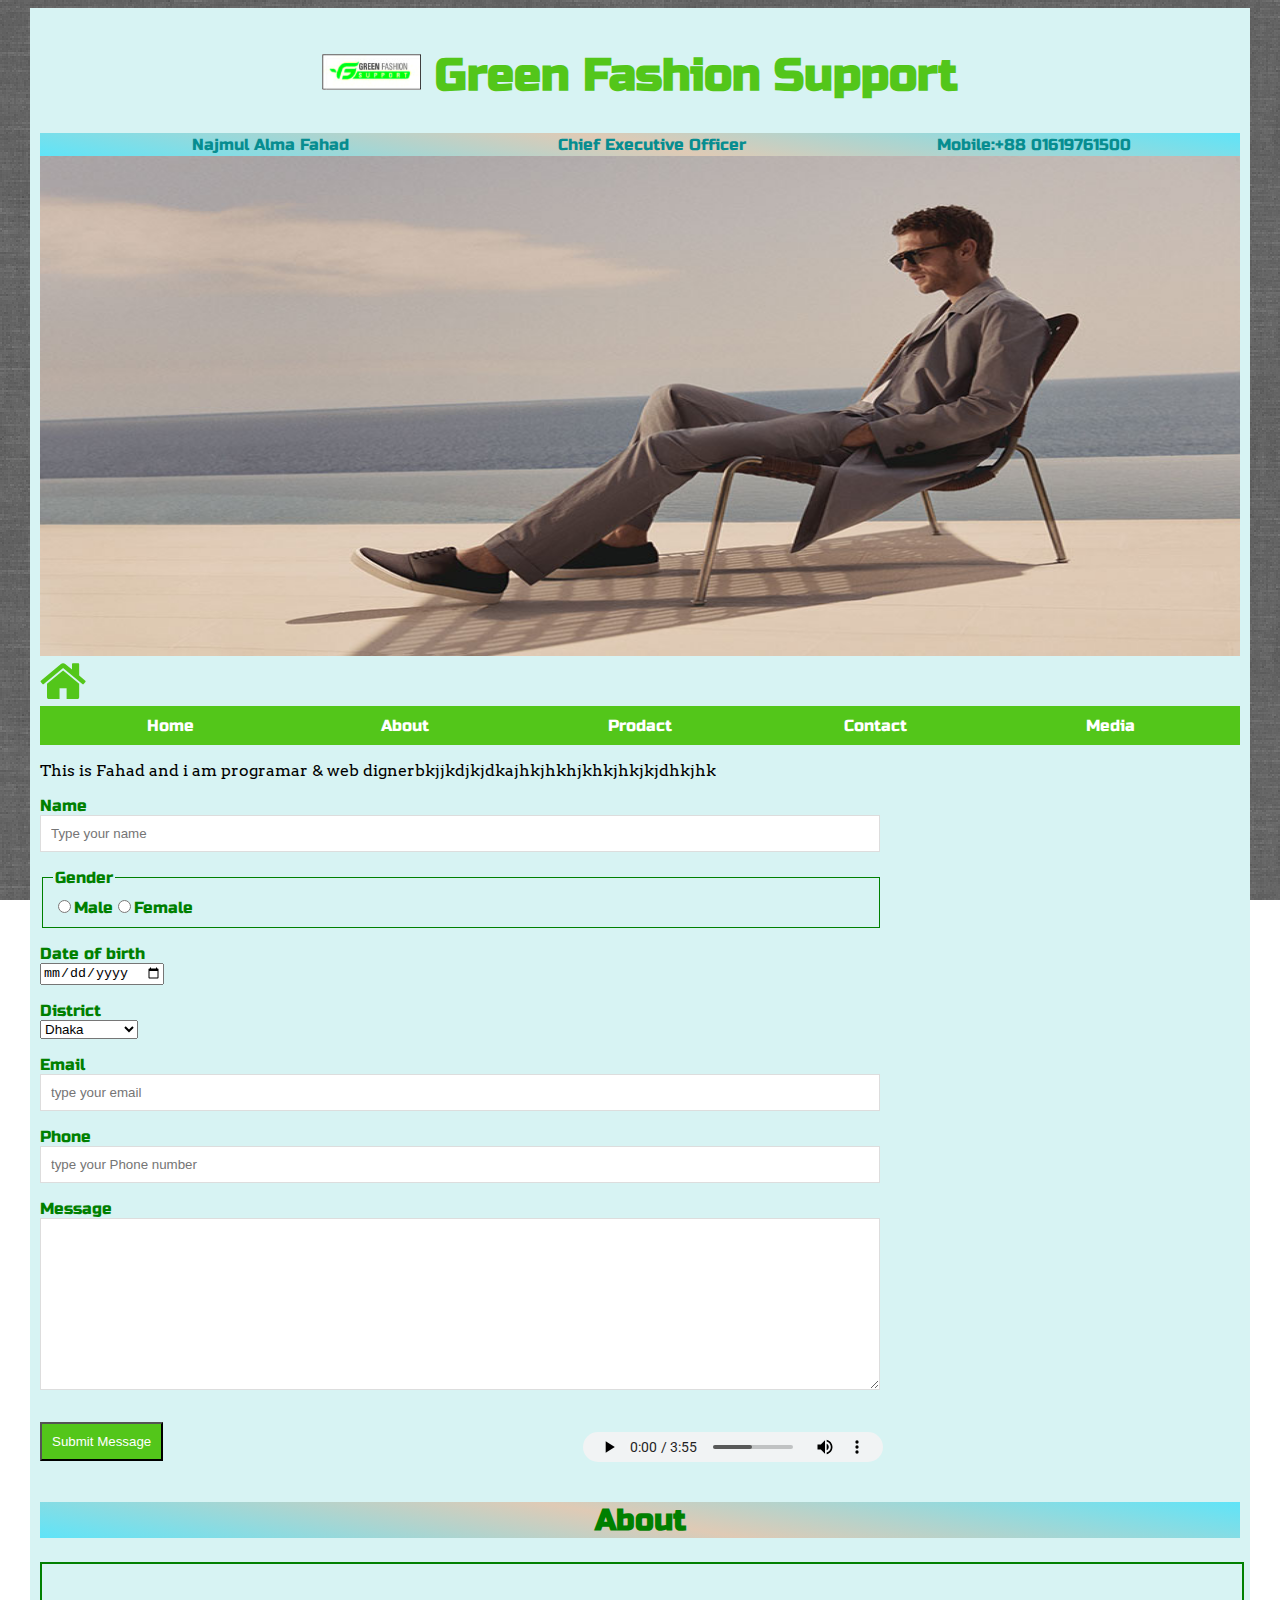
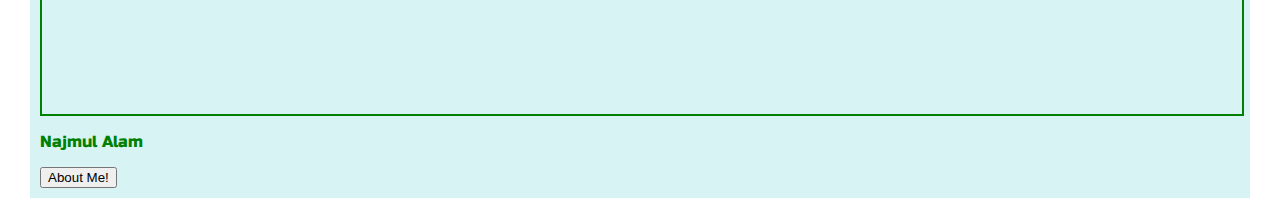
<file: index.html>
<html>
	<head>
		<title>GREEN FASHION SUPPORT</title>
		
		<link rel="stylesheet" type="text/css" href="style.css">
		
		<link href="https://fonts.googleapis.com/css?family=Arvo:400,400i,700,700i|Indie+Flower" rel="stylesheet">
		<link href="https://fonts.googleapis.com/css?family=Righteous|Roboto:100,100i,300,300i,400,400i,500,500i,700,700i,900,900i|Russo+One" rel="stylesheet">
		
		<link href="https://stackpath.bootstrapcdn.com/font-awesome/4.7.0/css/font-awesome.min.css" rel="stylesheet" integrity="sha384-wvfXpqpZZVQGK6TAh5PVlGOfQNHSoD2xbE+QkPxCAFlNEevoEH3Sl0sibVcOQVnN" crossorigin="anonymous">
		
		<script>
                        function myFunction() {
                        document.getElementById("demo").innerHTML="Green Fashion Support-C.E.O"
                        document.getElementById("demo").style.fontSize = "25px"; 
                        document.getElementById("demo").style.color = "Green"; }
        </script>
	</head>
	<body>
		<div class="main">
			<h1> <img style="float:center;height: 36px;" src="Image/LOGO.jpg" > Green Fashion Support </h1>

			<div class="colums">
				<div class="s-colum">Najmul Alma Fahad</div>
				<div class="s-colum">Chief Executive Officer</div>
				<div class="s-colum">Mobile:+88 01619761500 </div>	
			</div>
			<div>
				<img src="Image/sider.jpg" style="width:1200px;height:500px">
			</div>
			<div class="big-icon" id="home">
				<i class="fa fa-home"></i>
			</div>
			<div class="menu">
				<ul>
					<li><a href="#home">Home</a></li>
					<li><a href="#about">About</a></li>
					<li><a href="#">Prodact</a></li>
					<li><a href="#">Contact</a></li>
					<li><a href="#">Media</a></li>
				</ul>
			</div>
			<div class="p1">
				<p>This is Fahad and i am programar & web dignerbkjjkdjkjdkajhkjhkhjkhkjhkjkjdhkjhk</p>
			</div>
			<div class="wrap">
				<p>Name </br><input type="text" placeholder="Type your name"name="name"></p>
				<fieldset><legend>Gender</br></legend><input type="radio" name="Gender">Male<input type="radio" name="Gender">Female</fieldset>
				<p>Date of birth</br><input type="Date" name="Date" id="Date"></p>
				<p>District </br>
					<select>
						<option>Dhaka</option>
						<option>Narayanganj</option>
						<option>Comilla</option>
						<option>Gazipur</option>
					</select>
				</p>
				<p>Email</br> <input type="email" placeholder="type your email" name="email"></p>
				<p>Phone</br><input type="tel" placeholder="type your Phone number" name="tel"></p>
				<p>Message</br><textarea name="" id="" cols="30" rows="10"></textarea></p>
				<div class="flex">
				   <p><input type="submit" value="Submit Message"></p>
				   <audio class="fast audio" controls>
				      <source src="Dil Meri Na Sune(MyMp3Song).mp3" type="audio/mpeg">
				   </audio>
				</div>
			</div>
			<div>
				<h2 id="about">About</h2>
				<iframe src="" > </iframe>
				<p id="demo" style="color: green">Najmul Alam</p>
                <button type="button" onclick="myFunction()" >About Me!</button>
			</div>
			
			
		</div>
		
		
	</body>
</html>
</file>
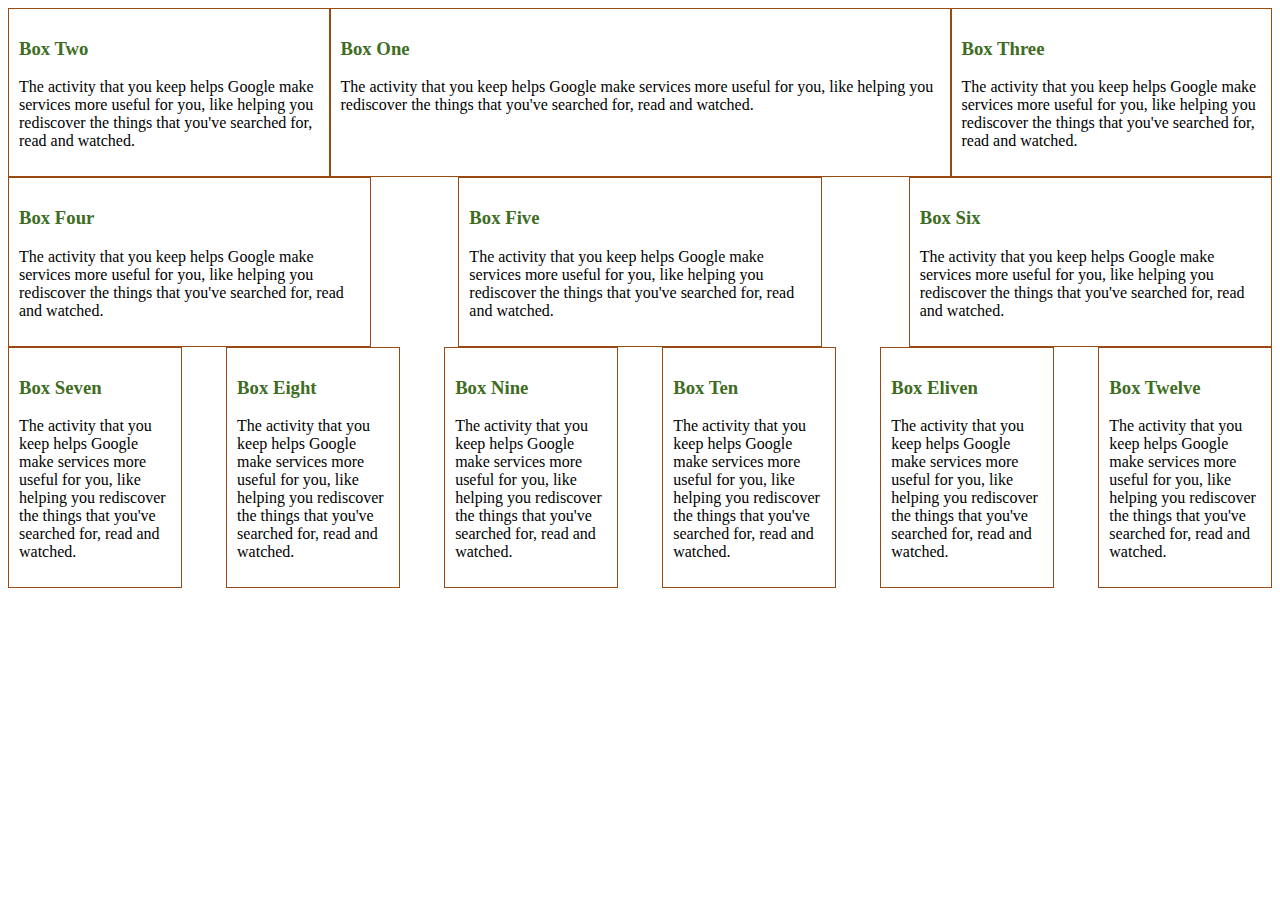
<file: 3rd Task FLEXBOX CSS/index.html>
<!DOCTYPE html>
<html>
<head>
	<title>Flexbox CSS</title>
	<link rel="stylesheet" type="text/css" href="css/style.css">
</head>
<body>
	
	<div class="Container-1">
		<div class="box-1">
			<h3>Box One</h3>
			<p>The activity that you keep helps Google make services more useful for you, like helping you rediscover the things that you've searched for, read and watched.</p>
		</div>
		<div class="box-2">
			<h3>Box Two</h3>
			<p>The activity that you keep helps Google make services more useful for you, like helping you rediscover the things that you've searched for, read and watched.</p>
		</div>
		<div class="box-3">
			<h3>Box Three</h3>
			<p>The activity that you keep helps Google make services more useful for you, like helping you rediscover the things that you've searched for, read and watched.</p>
		</div>
	</div>
	<div class="Container-2">
		<div class="Container-2-box">
			<h3>Box Four</h3>
			<p>The activity that you keep helps Google make services more useful for you, like helping you rediscover the things that you've searched for, read and watched.</p>
		</div>
		<div class="Container-2-box">
			<h3>Box Five</h3>
			<p>The activity that you keep helps Google make services more useful for you, like helping you rediscover the things that you've searched for, read and watched.</p>
		</div>
		<div class="Container-2-box">
			<h3>Box Six</h3>
			<p>The activity that you keep helps Google make services more useful for you, like helping you rediscover the things that you've searched for, read and watched.</p>
		</div>
	</div>
	<div class="Container-3">
		<div class="Container-3-box">
			<h3>Box Seven</h3>
			<p>The activity that you keep helps Google make services more useful for you, like helping you rediscover the things that you've searched for, read and watched.</p>
		</div>
		<div class="Container-3-box">
			<h3>Box Eight</h3>
			<p>The activity that you keep helps Google make services more useful for you, like helping you rediscover the things that you've searched for, read and watched.</p>
		</div>
		<div class="Container-3-box">
			<h3>Box Nine</h3>
			<p>The activity that you keep helps Google make services more useful for you, like helping you rediscover the things that you've searched for, read and watched.</p>
		</div>
		<div class="Container-3-box">
			<h3>Box Ten</h3>
			<p>The activity that you keep helps Google make services more useful for you, like helping you rediscover the things that you've searched for, read and watched.</p>
		</div>
		<div class="Container-3-box">
			<h3>Box Eliven</h3>
			<p>The activity that you keep helps Google make services more useful for you, like helping you rediscover the things that you've searched for, read and watched.</p>
		</div>
		<div class="Container-3-box">
			<h3>Box Twelve</h3>
			<p>The activity that you keep helps Google make services more useful for you, like helping you rediscover the things that you've searched for, read and watched.</p>
		</div>
	</div>
</body>
</html>
</file>
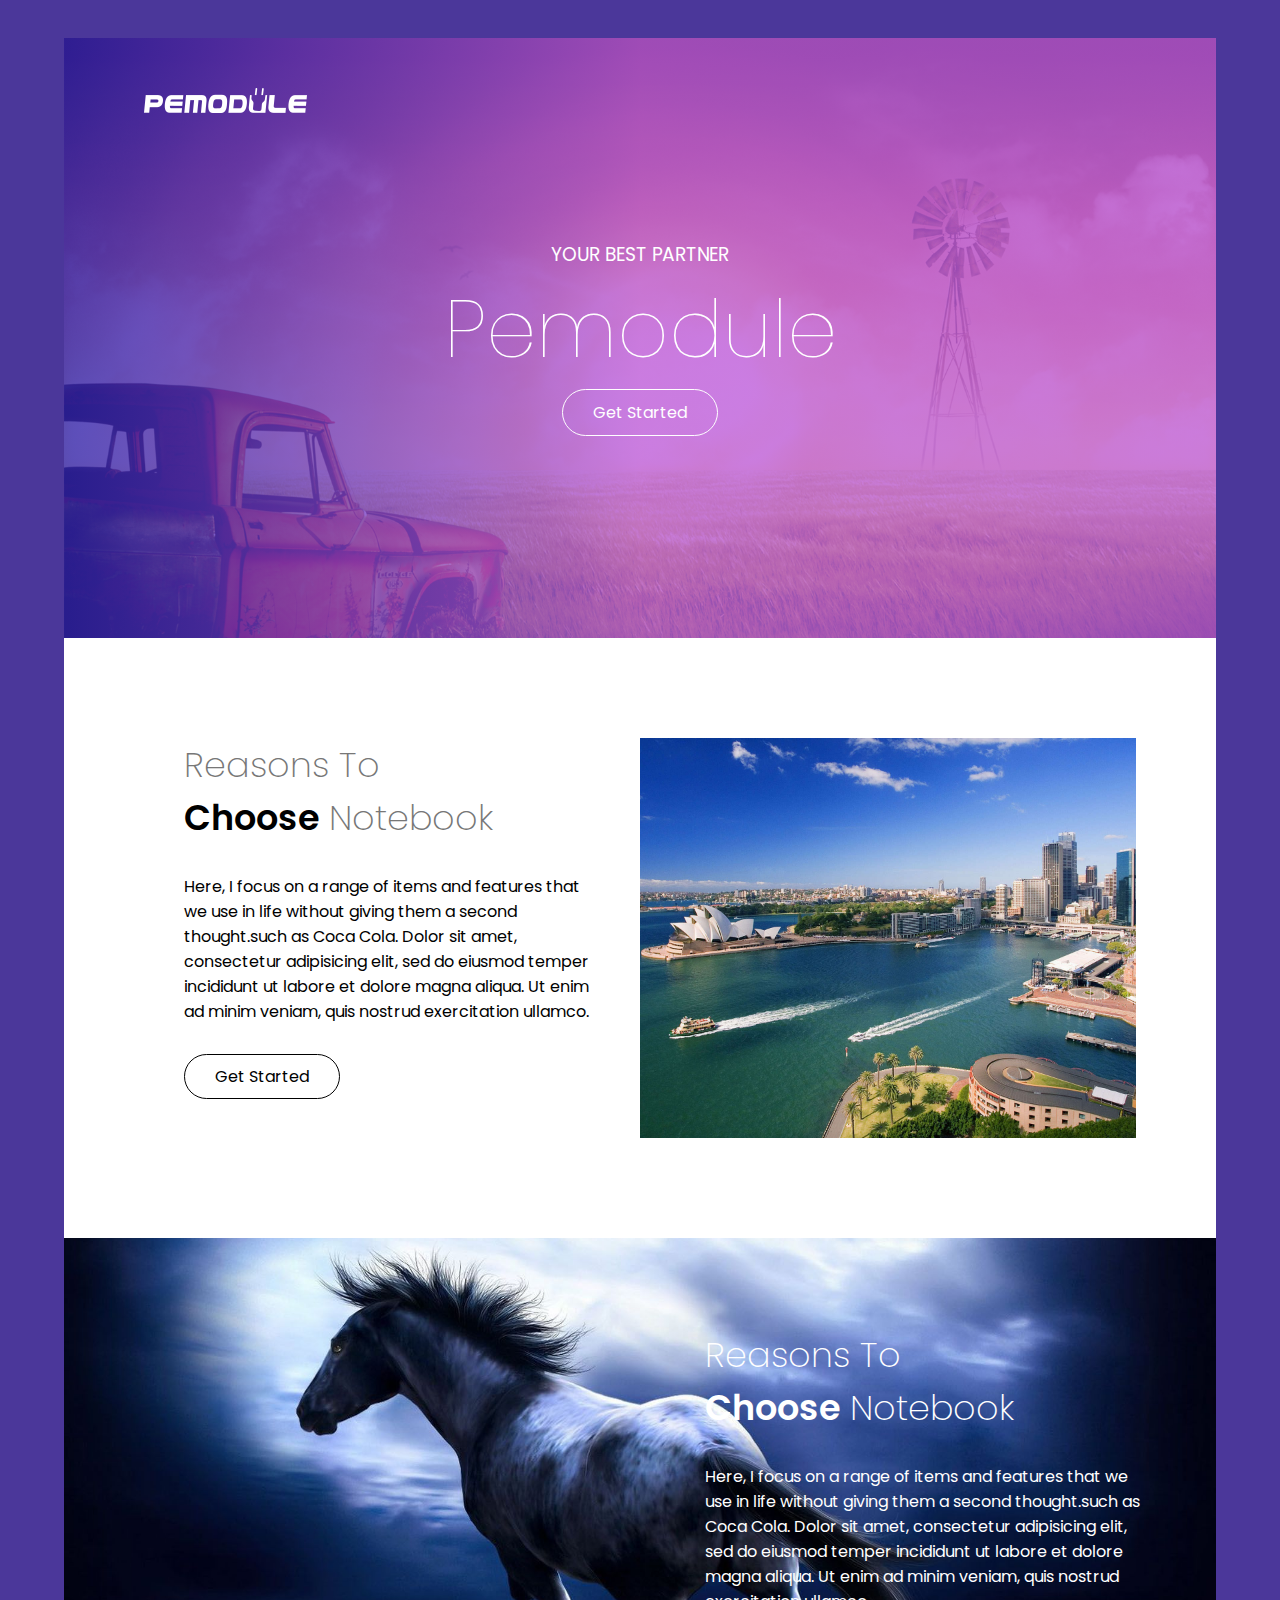
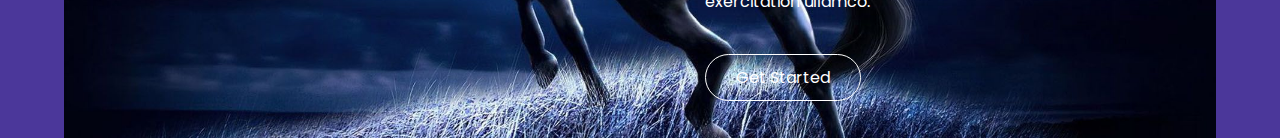
<file: 4th Live class Task/index.html>
<!DOCTYPE html>
<html lang="en">
<head>
    <meta charset="UTF-8">
    <meta name="viewport" content="width=device-width, initial-scale=1.0">
    <link rel="stylesheet" href="https://cdnjs.cloudflare.com/ajax/libs/font-awesome/5.15.2/css/all.min.css" integrity="sha512-HK5fgLBL+xu6dm/Ii3z4xhlSUyZgTT9tuc/hSrtw6uzJOvgRr2a9jyxxT1ely+B+xFAmJKVSTbpM/CuL7qxO8w==" crossorigin="anonymous" />
    <link rel="stylesheet" type="text/css" href="css/style.css">
    <title>4th Live class Task</title>

</head>
<body>
    <div class="wrapper">
        <header class="fast-page header-bg">
            <div class="overlay"></div>
            <div class="logo">
                <a href="index.html"><img src="css/img/logo.png" alt="logo"></a>
            </div>
            <div class="header-text">
                <h3>Your Best Partner</h3>
                <h1>Pemodule</h1>
                <a href="#" class="get-btn">Get Started <i class="fas fa-arrow-right"></i></a>
            </div>
        </header>
        <div class="mid-section">
            <div class="mid-section-text">
                <h1>Reasons To <br> <span>Choose</span> Notebook</h1>
                <p>
                    Here, I focus on a range of items and features that we use in life without giving them a second thought.such as Coca Cola. Dolor sit amet, consectetur adipisicing elit, sed do eiusmod temper incididunt ut labore et dolore magna aliqua. Ut enim ad minim veniam, quis nostrud exercitation ullamco.
                </p>
                <a href="#" class="get-btn-mid">Get Started <i class="fas fa-arrow-right"></i></a>
            </div>
            <div class="mid-section-image"></div> 
        </div>
        <div class="bottom-section bottom-bg">
            <div class="bottom-section-text">
                <h1>Reasons To <br> <span>Choose</span> Notebook</h1>
                <p>
                    Here, I focus on a range of items and features that we use in life without giving them a second thought.such as Coca Cola. Dolor sit amet, consectetur adipisicing elit, sed do eiusmod temper incididunt ut labore et dolore magna aliqua. Ut enim ad minim veniam, quis nostrud exercitation ullamco. 
                </p>
                <a href="#" class="get-btn">Get Started <i class="fas fa-arrow-right"></i></a>

            </div>
        </div>
    </div>
</body>
</html>
</file>
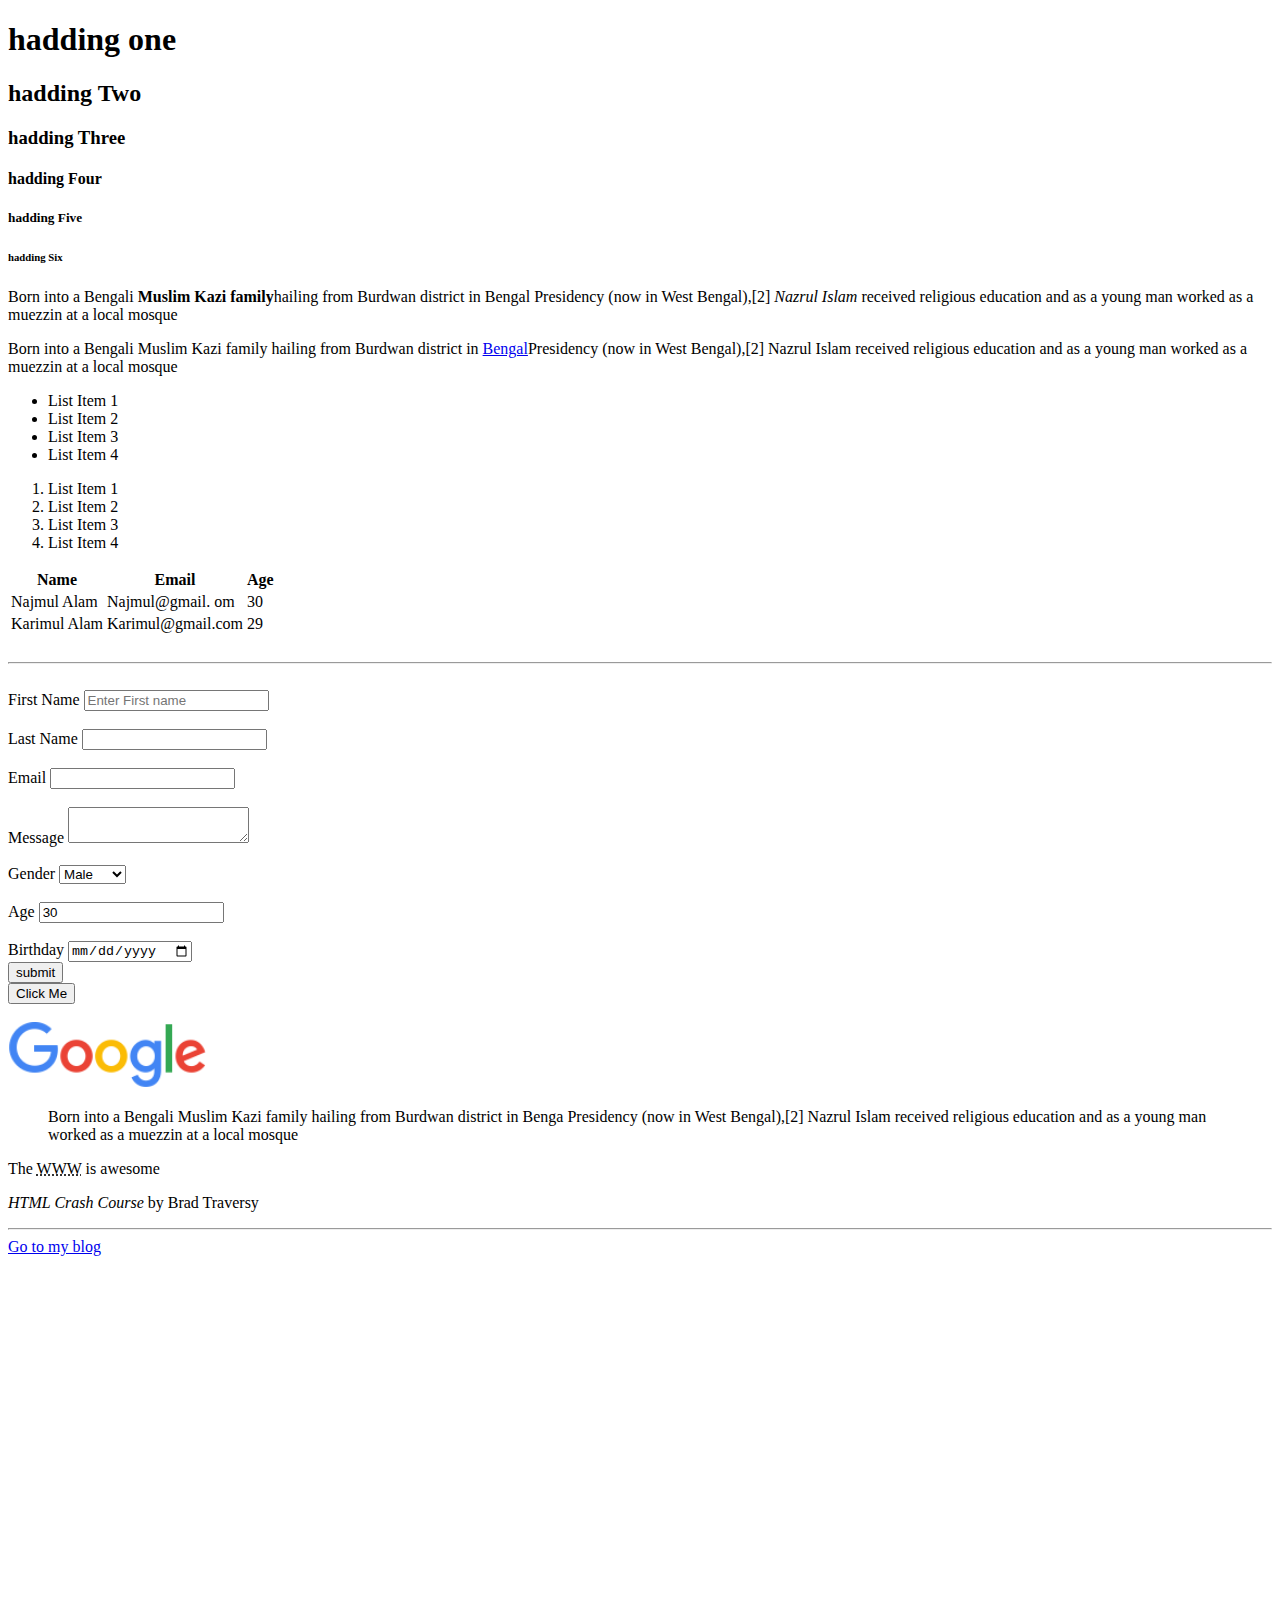
<file: Task001/index.html>
<!DOCTYPE html>
<!-- saved from url=(0058)file:///C:/Users/HP%20EliteBook/Desktop/Task001/index.html -->
<html><head><meta http-equiv="Content-Type" content="text/html; charset=windows-1252">
	<title>this is my website</title>
</head>
<body>
	<!--headings-->
	
	<h1>hadding one</h1>
	<h2>hadding Two</h2>
	<h3>hadding Three</h3>
	<h4>hadding Four</h4>
	<h5>hadding Five</h5>
	<h6>hadding Six</h6>
	
	<!--paragraph-->

	<p>Born into a Bengali <strong>Muslim Kazi family</strong>hailing from Burdwan district in Bengal Presidency (now in West Bengal),[2] <em>Nazrul Islam</em>
    received religious education and as a young man worked as a muezzin at a local mosque</p>

	<p>Born into a Bengali Muslim Kazi family hailing from Burdwan district in <a href="http://google.com/" target="_blank"> Bengal</a>Presidency (now in West Bengal),[2] Nazrul Islam received religious education and as a young man worked as a muezzin at a local mosque</p>

	<!--Lists-->
	<ul>
		<li>List Item 1</li>
		<li>List Item 2</li>
		<li>List Item 3</li>
		<li>List Item 4</li>
	</ul>
	<ol>
		<li>List Item 1</li>
		<li>List Item 2</li>
		<li>List Item 3</li>
		<li>List Item 4</li>
	</ol>

	<!--Table-->
	<table>
		<thead>
			<tr>
				<th>Name</th>
				<th>Email</th>
				<th>Age</th>
			</tr>
		</thead>
		<tbody>
			<tr>
				<td>Najmul Alam</td>
				<td>Najmul@gmail. om</td>
				<td>30</td>
			</tr>
			<tr>
				<td>Karimul Alam</td>
				<td>Karimul@gmail.com</td>
				<td>29</td>
			</tr>
		</tbody>
	</table>
	<br>
	<hr>
	<br>



	<!--Forms-->
	
	<form action="process.php" method="post">
		<div>
			<label>First Name</label>
			<input type="text" name="firstname" placeholder="Enter First name">
		</div>
		<br>
		<div>
			<label>Last Name</label>
			<input type="text" name="lastname">
		</div>
		<br>
		<div>
			<label>Email</label>
			<input type="Email" name="email">
		</div>
		<br>
		<div>
			<label>Message</label>
			<textarea name="message"></textarea>
		</div>
		<br>
		<div>
			<label>Gender</label>
			<select name="gender">
				<option value="Male">Male</option>
				<option value="female">Female</option>
				<option value="other">Other</option>
			</select>
		</div>
		<br>
		<div>
			<label>Age</label>
			<input type="number" name="Age" value="30">
		</div>
		<br>
		<div>
			<label>Birthday</label>
			<input type="date" name="birthday">
		</div>
		<dr>
		<input type="Submit" name="submit" value="submit">
	</form>
	
	<!--Buttons-->
	<div>	
		<button>Click Me</button>
	</div>
	<br>
	<!--Images-->
	<a href="images/google.png">
		<img src="images/google.png" alt="google.com" width="200">
	</a>
	
	<!--Quotations-->
	<blockquote cite="http://traversymedia.com">
		Born into a Bengali Muslim Kazi family hailing from Burdwan district in Benga Presidency (now in West Bengal),[2] Nazrul Islam received religious education and as a young man worked as a muezzin at a local mosque
	</blockquote>

	<p>The <abbr title="Wold Wide Web">WWW</abbr> is awesome</p>
	<p><cite>HTML Crash Course</cite> by Brad Traversy</p>
	<hr>
	<a href="blog.html">Go to my blog</a>

	<div style="margin-top:500px"></div>

</body>
</html>
</file>
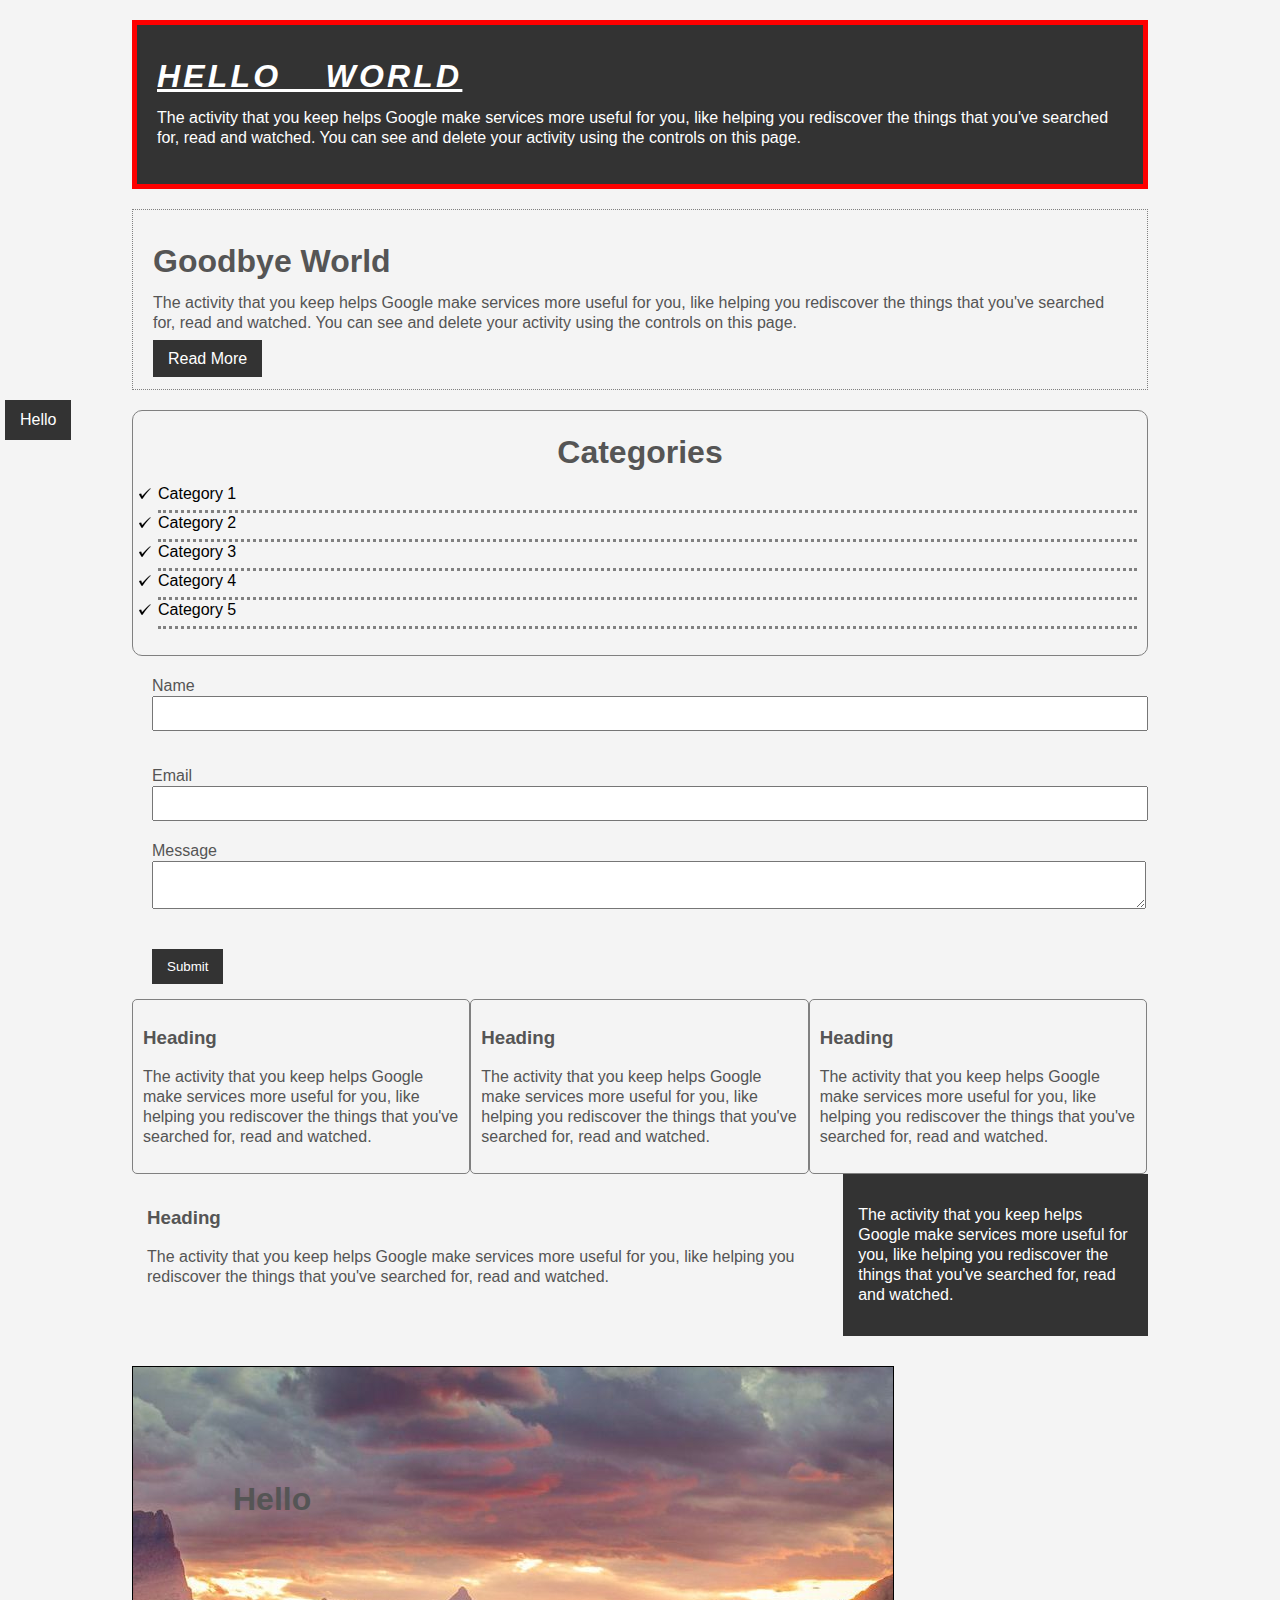
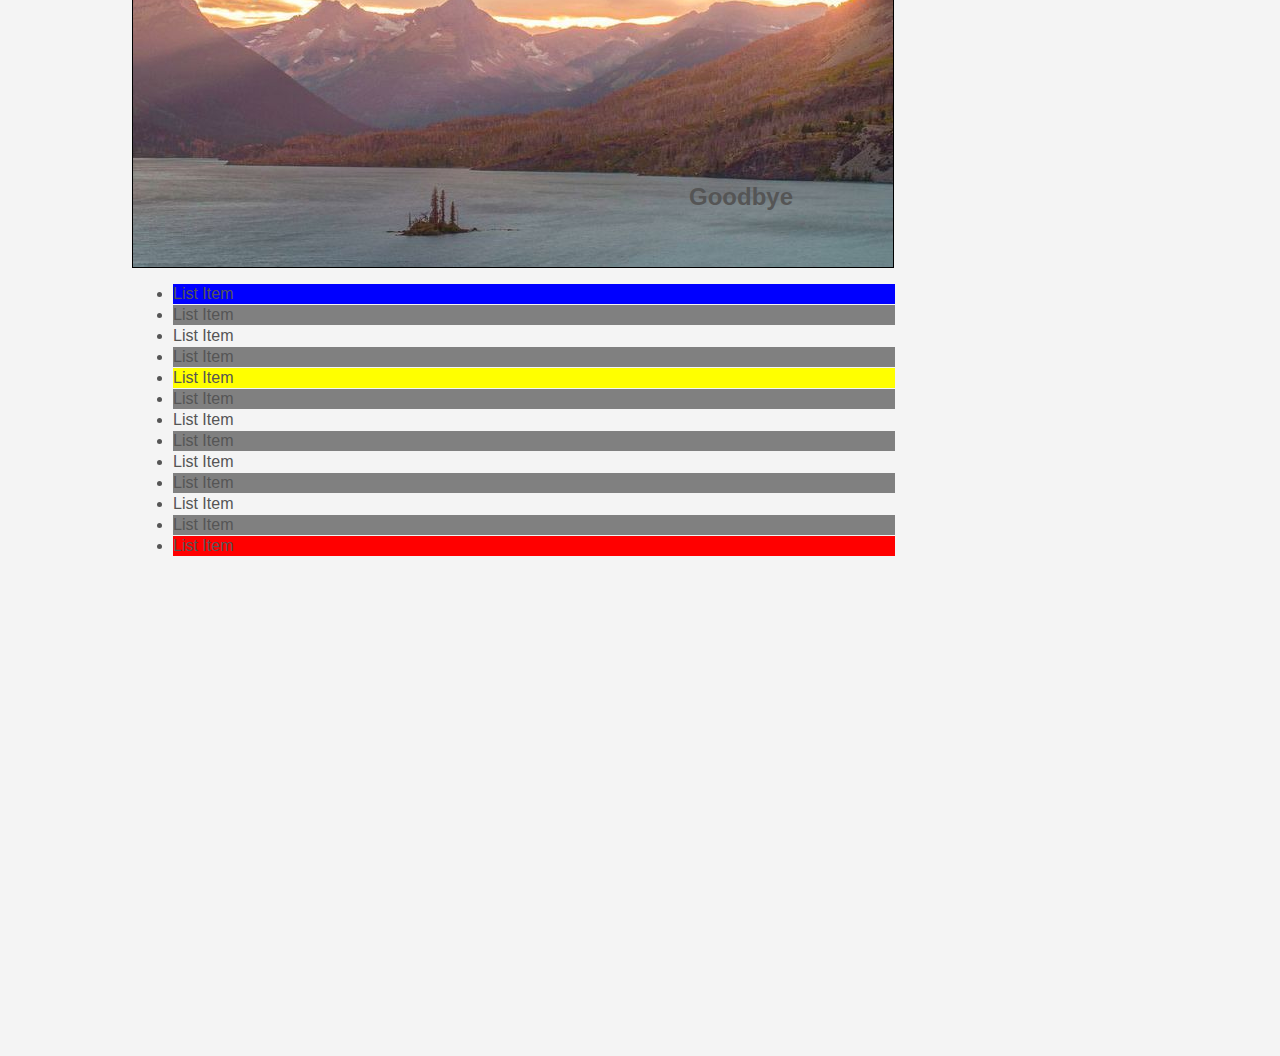
<file: Task002/csscheatsheet/index.html>
<!DOCTYPE html>
<html>
<head>
	<title>CSS Cheat Sheet</title>
	<link rel="stylesheet" type="text/css" href="css/style.css">
</head>
<body>
	<div class="cotainer">
		<div class="box-1">
			<h1>Hello World</h1>
			<p>The activity that you keep helps Google make services more useful for you, like helping you rediscover the things that you've searched for, read and watched.
			You can see and delete your activity using the controls on this page.</p>
		</div>
		<div class="box-2">
			<h1>Goodbye World</h1>
			<p>The activity that you keep helps Google make services more useful for you, like helping you rediscover the things that you've searched for, read and watched.
			You can see and delete your activity using the controls on this page.</p>
			<a href="" class="button">Read More</a>
		</div>
		<div class="Categories">
			<h1>Categories</h1>
			<ul>
				<li><a href="#">Category 1</a></li>
				<li><a href="#">Category 2</a></li>
				<li><a href="#">Category 3</a></li>
				<li><a href="#">Category 4</a></li>
				<li><a href="#">Category 5</a></li>
			</ul>
		</div>
		<form class="my-form">
			<div class="from-group">
				<label>Name</label>
				<input type="text" name="name">
			</div>
		<br>
			<div class="">
				<label>Email</label>
				<input type="Email" name="email">
			</div>
		<br>
			<div class="from-group">
				<label>Message</label>
				<textarea name="message"></textarea>
			</div>
		<br>
			<input class="button" type="Submit" name="" value="Submit">
		</form>
		<div class="block">
			<h3>Heading</h3>
			<p>The activity that you keep helps Google make services more useful for you, like helping you rediscover the things that you've searched for, read and watched.</p>
		</div>
		<div class="block">
			<h3>Heading</h3>
			<p>The activity that you keep helps Google make services more useful for you, like helping you rediscover the things that you've searched for, read and watched.</p>
		</div>
		<div class="block">
			<h3>Heading</h3>
			<p>The activity that you keep helps Google make services more useful for you, like helping you rediscover the things that you've searched for, read and watched.</p>
		</div>
		<div class="clr"></div>
		<div id="main-block">
			<h3>Heading</h3>
			<p>The activity that you keep helps Google make services more useful for you, like helping you rediscover the things that you've searched for, read and watched.</p>
		</div>
		<div id="sidebar">
			<p>The activity that you keep helps Google make services more useful for you, like helping you rediscover the things that you've searched for, read and watched.</p>
		</div>
		<div class="clr"></div>
		<div class="p-box">
			<h1>Hello</h1>
			<h2>Goodbye</h2>
		</div>
		<ul class="my-list">
			<li>List Item</li>
			<li>List Item</li>
			<li>List Item</li>
			<li>List Item</li>
			<li>List Item</li>
			<li>List Item</li>
			<li>List Item</li>
			<li>List Item</li>
			<li>List Item</li>
			<li>List Item</li>
			<li>List Item</li>
			<li>List Item</li>
			<li>List Item</li>
		</ul>
	</div>

	<a class="fix-me button" href="">Hello</a>

	<div style="margin-top: 500px;"></div>
</body>
</html>
</file>
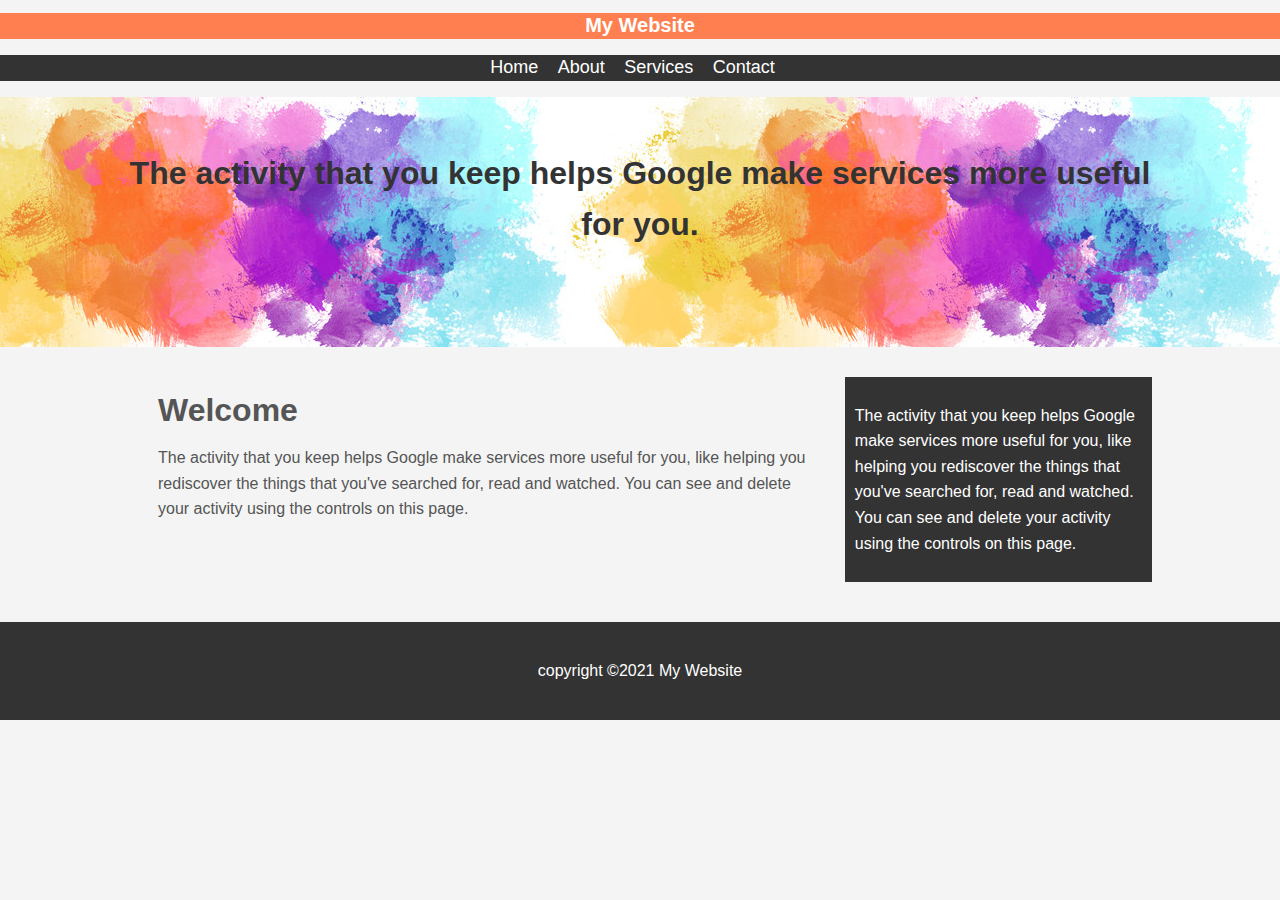
<file: Task002/my web site/index.html>
<!DOCTYPE html>
<html>
<head>
	<title>My Website</title>
	<link rel="stylesheet" type="text/css" href="css/style.css">
</head>
<body>
	<header id="main-header">
		<div>
			<h1>My Website</h1>
		</div>
	</header>
	<nav id="navbar">
		<div>
			<ul>
				<li><a href="#">Home</a></li>
				<li><a href="#">About</a></li>
				<li><a href="#">Services</a></li>
				<li><a href="#">Contact</a></li>
			</ul>
		</div>
	</nav>
	<section id="showcase">
		<div class="container">
			<h1>The activity that you keep helps Google make services more useful for you.</h1>
		</div>
	</section>
	<div class="container">
		<section id="main">
			<h1>Welcome</h1>
			<p>The activity that you keep helps Google make services more useful for you, like helping you rediscover the things that you've searched for, read and watched. You can see and delete your activity using the controls on this page.</p>
		</section>
		<aside id="sidebar">
			<p>The activity that you keep helps Google make services more useful for you, like helping you rediscover the things that you've searched for, read and watched. You can see and delete your activity using the controls on this page.</p>
		</aside>
	</div>
	<footer id="main-footer">
		<p>copyright &copy;2021 My Website</p>
	</footer>
</body>
</html>
</file>
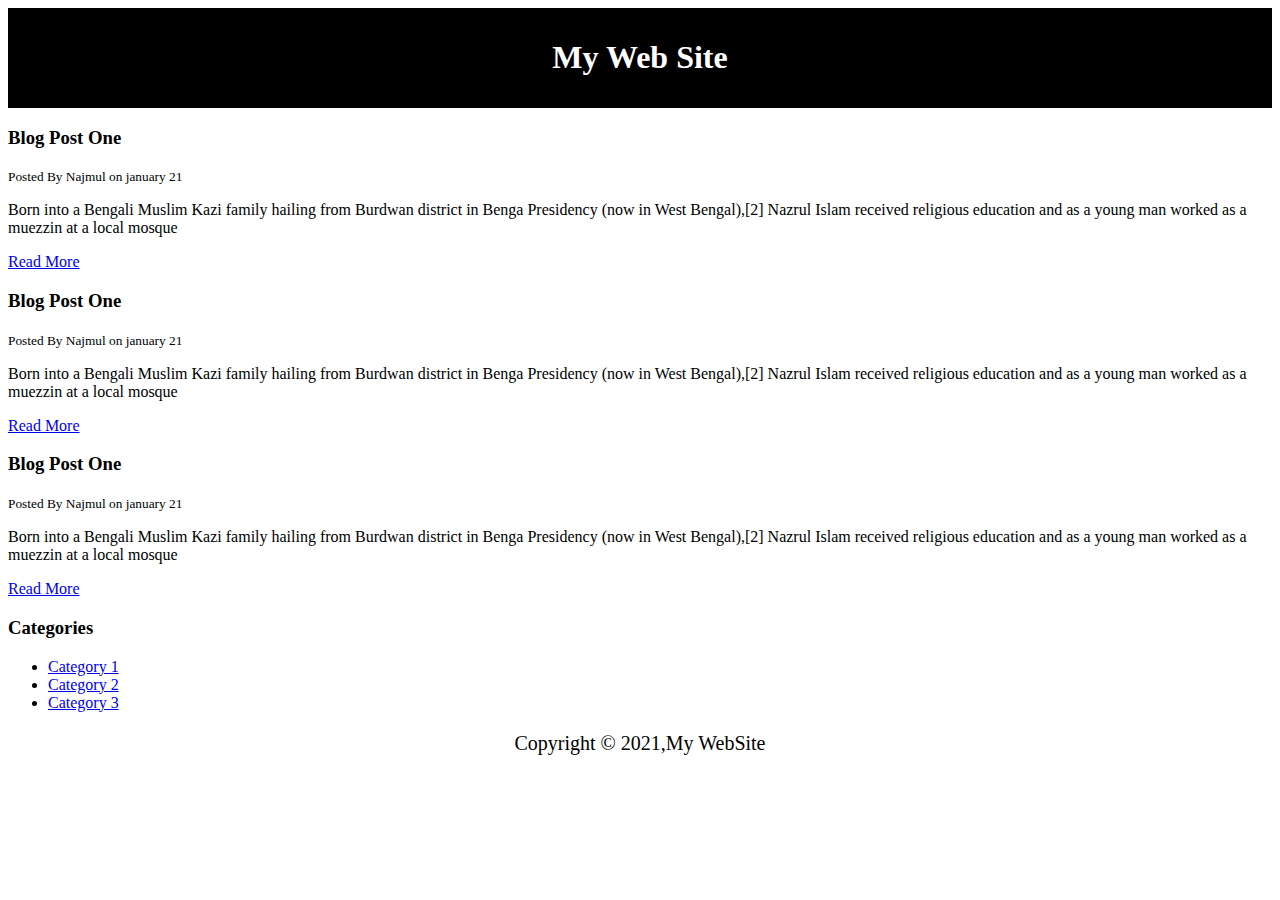
<file: Task001/blog.html>
<!DOCTYPE html>
<html>
<head>
	<title>My Blog</title>
	<meta name="descriotion" content="Awesome blog by Traversy Media">
	<meta name="Keyworad" content="web design blog,web dev blog, traversy media">
	<style type="text/css"> 
		#main-header{
			text-align: center;
			background-color: black;
			color: white;
			padding:  10px;
		}
		#main-footer{
			text-align: center;
			font-size: 20px;
		}
	</style>
</head>
<body>
	<header id="main-header">
		<h1>My Web Site</h1>
	</header>
	<section>
		<article class="Post">
			<h3>Blog Post One</h3>
			<small>Posted By Najmul on january 21</small>
			<p>Born into a Bengali Muslim Kazi family hailing from Burdwan district in Benga Presidency (now in West Bengal),[2] Nazrul Islam received religious education and as a young man worked as a muezzin at a local mosque</p>
			<a href="post.html">Read More</a>
		</article>
		<article class="Post">
			<h3>Blog Post One</h3>
			<small>Posted By Najmul on january 21</small>
			<p>Born into a Bengali Muslim Kazi family hailing from Burdwan district in Benga Presidency (now in West Bengal),[2] Nazrul Islam received religious education and as a young man worked as a muezzin at a local mosque</p>
			<a href="post.html">Read More</a>
		</article>
		<article class="Post">
			<h3>Blog Post One</h3>
			<small>Posted By Najmul on january 21</small>
			<p>Born into a Bengali Muslim Kazi family hailing from Burdwan district in Benga Presidency (now in West Bengal),[2] Nazrul Islam received religious education and as a young man worked as a muezzin at a local mosque</p>
			<a href="post.html">Read More</a>
		</article>
	</section>
	<aside>
		<h3>Categories</h3>
		<nav>	
			<ul>
				<li><a href="#">Category 1</a></li>
				<li><a href="#">Category 2</a></li>
				<li><a href="#">Category 3</a></li>
			</ul>
		</nav>	
	</aside>
	<footer id="main-footer">
		<p>Copyright &copy; 2021,My WebSite</p>
	</footer>
</body>
</html>
</file>
<file: style.css>
body{background-image: url(Image/grey_wash_wall_@2X.png);background-attachment: fixed;}
.main{background-color: D7F3F3;
width: 1200px;margin:0 auto;padding:10px;font-family: 'Roboto', sans-serif;
font-family: 'Righteous', cursive;font-family: 'Russo One', sans-serif;font-weight: 100;}
.main h1{color: #53C61A;font-size: 45px ;text-align: center;}
.colums{overflow:hidden ;background:repeating-linear-gradient(10deg, #5FE4F8, #DFCAB5,#5FE4F8);text-align: center;}
.s-colum{width: 300px;float: left;margin: 2px;margin-left: 70px;padding-left:10px;font-family: 'Roboto', sans-serif;
font-family: 'Righteous', cursive;font-family: 'Russo One', sans-serif;font-weight: 100;color: #078D90}
.menu{background-color: #53C61A; }
.menu ul{list-style: none;padding: 0px;margin: 0;text-align: center;}
.menu ul li{display: inline-block;width: 230px}
.menu ul li a {display: block;color: #fff;padding: 10px;text-decoration:none;font-family: 'Roboto', sans-serif;
font-family: 'Righteous', cursive;font-family: 'Russo One', sans-serif;font-weight: 400;}
.menu ul li a:hover{background-color:green; }
.p1{font-family: 'Indie Flower', cursive;font-family: 'Arvo', serif;font-weight: 400;}

.big-icon{font-size: 50px;color:#53C61A;animation-name: iconbeat;animation-duration: 1s;
	animation-iteration-count: infinite;} @keyframes iconbeat{100% {color: green;}}
.big-icon:hover{color: green;}

.wrap {color:  green;}
input[type="text"],input[type="email"],input[type="tel"],textarea {
    width: 70%;
    padding: 10px;
    border: 1px solid #ddd;}
input[type="text"]:focus,input[type="email"]:focus,input[type="tel"]:focus,input[type="Date"]:focus,textarea:focus,
select:focus{outline: none;border-color: green}
fieldset{width: 68%;padding: 10px;border: 1.5px solid green}

input[type="submit"] {padding:  10px;color: #fff;background:  #53C61A;margin-right: 420px;animation-name: heartbeat;
	  animation-duration: 1s;animation-iteration-count: infinite;}
       @keyframes heartbeat{100% {background-color: green}}
input[type="submit"]:focus{outline-color:#00AEDD}
input[type="submit"]:hover {background-color: green}
.flex{display: flex;}

audio {width: 300px;height: 30px;margin-top: 26.50px;}

.main h2{color:green;font-size: 30px;text-align: center; 
	     background:repeating-linear-gradient(10deg, #5FE4F8, #DFCAB5,#5FE4F8); 
	     animation-name: aboutbeat;animation-duration: 1s;animation-iteration-count: infinite;} 
	         @keyframes aboutbeat{100% {color: #53C61A;}}

iframe{width: 1200px ;border:2px solid green;}
</file>
<file: 3rd Task FLEXBOX CSS/css/style.css>
@media(min-width:468px){
	.Container-1{
		display: flex;
		align-items: stretch;
		flex-direction: row;}
	.Container-2{
		display: flex;
		justify-content: space-between;}
}
.Container-3{
	display: flex;
	flex-wrap: wrap;
	justify-content: space-between;
}
.Container-1 div,.Container-2 div,.Container-3 div{
	border: 1px #994A12 solid;
	padding: 10px;
}

.box-1{
	flex: 2;
	order: 2;
}
.box-2{
	flex: 1;
	order: 1;
}
.box-3{
	flex: 1;
	order: 3;
}
.Container-2-box{
flex-basis:27%;
}
.Container-3-box{
	flex-basis:12%; 
}
h3{color: #3E6D1F}
</file>
<file: 4th Live class Task/css/style.css>
@import url('https://fonts.googleapis.com/css2?family=Poppins:wght@100;200;300;400;500;600;700;800&display=swap');
*{
    margin: 0;
    padding: 0;
    box-sizing: border-box;
    font-family: 'Poppins', sans-serif;
}
body{
    background: #4B379A;
}
.wrapper {
    width: 90%;
    margin: auto;
    margin-top: 3%;
}
.fast-page {
    width: 100%;
    position: relative;
    display: flex;
}
.overlay{
    position: absolute;
    left: 0;
    top: 0;
    width: 100%;
    height: 100%;
    background: linear-gradient(90deg, #3224b0 0%, #be5ede 50%);
    opacity: .8;
}
.header-bg{
    background-image: url(img/2nd.jpg);
    background-size: cover;
    height:600px;
    width: 100%;
    background-position:center;
}
.logo a{
    position: absolute;
    left: 80px;
    top: 50px;
    z-index: 5;
}

.header-text {
    display: flex;
    align-items: center;
    justify-content: center;
    flex-direction: column;
    width: 100%;
    z-index: 2;
    color: #fff;
}

.header-text h3 {
    text-transform: uppercase;
    font-weight: 400;
}

.header-text h1 {
    font-size: 80px;
    font-weight: 100;
}

a.get-btn {
    text-decoration: none;
    border: 1px solid;
    padding: 10px 30px;
    border-radius: 25px;
    transition: .4s;
    color: #fff;
    display: inline-block;
}
a.get-btn-mid {
    text-decoration: none;
    border: 1px solid #000;
    padding: 10px 30px;
    border-radius: 25px;
    transition: .4s;
    color: #000;
}

a.get-btn:hover,a.get-btn-mid:hover {
    background: linear-gradient(90deg, #3224b0 0%, #be5ede 50%);
    color: #fff;
    border: none;
}
a.get-btn:hover i.fas.fa-arrow-right, a.get-btn-mid:hover i.fas.fa-arrow-right {
    padding-left: 10px;
    transition: .4s;
}

.mid-section {
    padding: 100px 80px;
    background: #fff;
    display: flex;
}

.mid-section-text{
    flex-basis: 50%;
    padding:0px 40px;
}

.mid-section-text h1 {
    font-size: 35px;
    font-weight: 200;
    color: #777;
    margin-bottom: 30px;
}
.bottom-section-text h1 {
    font-size: 35px;
    font-weight: 200;
    color: #fff;
    margin-bottom: 30px;
}

.mid-section-text h1 span{
    font-weight: 600;
    color: #000;
}
.bottom-section-text h1 span{
    font-weight: 600;
    color: #fff;
}

.mid-section-image {
    background-image: url(img/4th.jpg);
    background-size: cover;
    height: 400px;
    width: 50%;
    background-position: center;
}
.mid-section-text p, .bottom-section-text p {
    margin-bottom: 40px;
}
.bottom-section{
    display: flex;
    justify-content: flex-end;
}
.bottom-section-text {
    flex-basis: 50%;
    padding: 90px 65px;
    color: #fff;
}
.bottom-bg{
    background-image: url(img/105731.jpg);
    background-size: cover;
    background-position:center;
    height: 500px;
    width: 100%;
    
}
</file>
<file: Task002/csscheatsheet/css/style.css>
body{ background-color: #f4f4f4;
	  color: #555555;
	  font-family: Arial,Helvetica,Sans-Scrif;
	  font-size: 16px
	  font-weight:normal;
	  line-height: 1.25em;
	  margin: 5px;

	}
a{ text-decoration: none;
   color: #000;
}

a:hover{ color: red;

}

a:active{color: green;
}

a:visited{}	
.cotainer{ width: 80%;
		   margin:auto;
}

.button{padding: 10px 15px;
	color: #fff;
	border: none;
	background-color: #333;}
.button:hover{ color: #fff;
				background: red; }
.clr{clear:both; }				 	  

.box-1{ background-color:#333;
	 	color: #fff;
	 	border: 5px red solid; 
	 	padding: 20px;
	 	margin: 20px 0px;
}

.box-1 h1{ font-family: Tahoma
		   font-weight: 800px;
		   font-style: italic;
		   text-decoration: underline;
		   text-transform: uppercase;
		   letter-spacing: 0.1em;
		   word-spacing: 1em;
} 

.box-2{ border: 1px grey dotted;
		padding: 20px;
		margin: 20px 0px; 

}

.Categories{ border: 1px grey solid;
			 padding: 10px;
			 border-radius: 10px;

}

.Categories h1{ text-align: center;	

}

.Categories ul{ padding-left:15px; 
				list-style: none;

}
.Categories li{ padding-bottom: 6px;
				border-bottom: dotted grey;
				list-style-image: url(images/Check.png);
}
.my-form{padding: 20px;
}
.my-form ,.from-group{ padding-bottom: 15px;}
.my-form label{display: block;}
.my-form input[type="text"],[type="Email"],.my-form textarea {padding: 8px;width: 100%;}
.block{ padding: 10px;
		border: 1px solid grey;
		float: left;
		width: 33.3%;
		box-sizing:border-box;
		border-radius: 5px;
}
#main-block{
	float: left;
	width: 70%;
	padding: 15px;
	box-sizing: border-box;

}
#sidebar{
	float: right;
	width: 30%;
	background-color: #333;
	color: #fff;
	padding: 15px;
	box-sizing: border-box;
}
.p-box{
	width:760px;
	height:500px;
	border: 1px solid #000;
	margin-top: 30px; 
	position: relative;
	background-image: url(images/box.jpg);
	background-repeat: no-repeat;
	background-position:100px 200px;
	background-position: center top;
	

	
}
.p-box h1{
	position: absolute;
	top:100px;
	left: 100px; 
}
.p-box h2{
	position: absolute;
	bottom: 40px;
	right: 100px;
}
.fix-me{
	position: fixed;
	top:400px;}
.my-list li:first-child{
	background: blue;
}
.my-list li:last-child{
	background: red;
}
.my-list li:nth-child(5){
	background: yellow;
}	
.my-list li:nth-child(even){
	background: grey;
}
.my-list li{
	margin: 1px;
	width: 722px;
}
</file>
<file: Task002/my web site/css/style.css>
body{
	background-color:#f4f4f4;
	color: #555;
	font-family: Arial,Helvetica,sans-serif;
	font-size: 16px;
	line-height: 1.6em;
	margin: 0px;
}

.container{
	width: 80%;
	margin:auto;
	overflow:hidden;
}
#main-header{
	background-color: coral;
	color: #fff;
	font-size: 10px;
	text-align: center; 

}
#navbar{
	background-color: #333;
	color: #fff;
}
#navbar ul{
	padding: 0px;
	list-style: none;
	text-align: center;
}
#navbar li{
	display:inline;

}
#navbar a{
	color: #fff;
	text-decoration: none;
	font-size: 18px;
	padding-right: 15px;

}
#showcase{
	background-image: url(images/showcase.jpg);
	background-position: center right;
	min-height: 250px;
	margin-bottom: 30px;
	text-align: center;
	height: 250px;
}
#showcase h1{
	color: #333;
	font-synthesis: 50px;
	line-height: 1.6em;
	padding-top: 30px;

}
#main{
	float: left;
	width:70%;
	padding: 0 30px;
	box-sizing: border-box; 
}

#sidebar{
	float: right;
	width:30%;
	background: #333;
	color: #fff;
	padding: 10px;
	box-sizing: border-box; 
}
#main-footer{
	background: #333;
	color: #fff;
	text-align: center;
	padding: 20px;
	margin-top: 40px;
}
@media(max-width: 600px;){
	#main{
		width: 100%;
		float: none;
	}
	#sidebar{
		width: 100%;
		float: none;
	}
}
</file>
